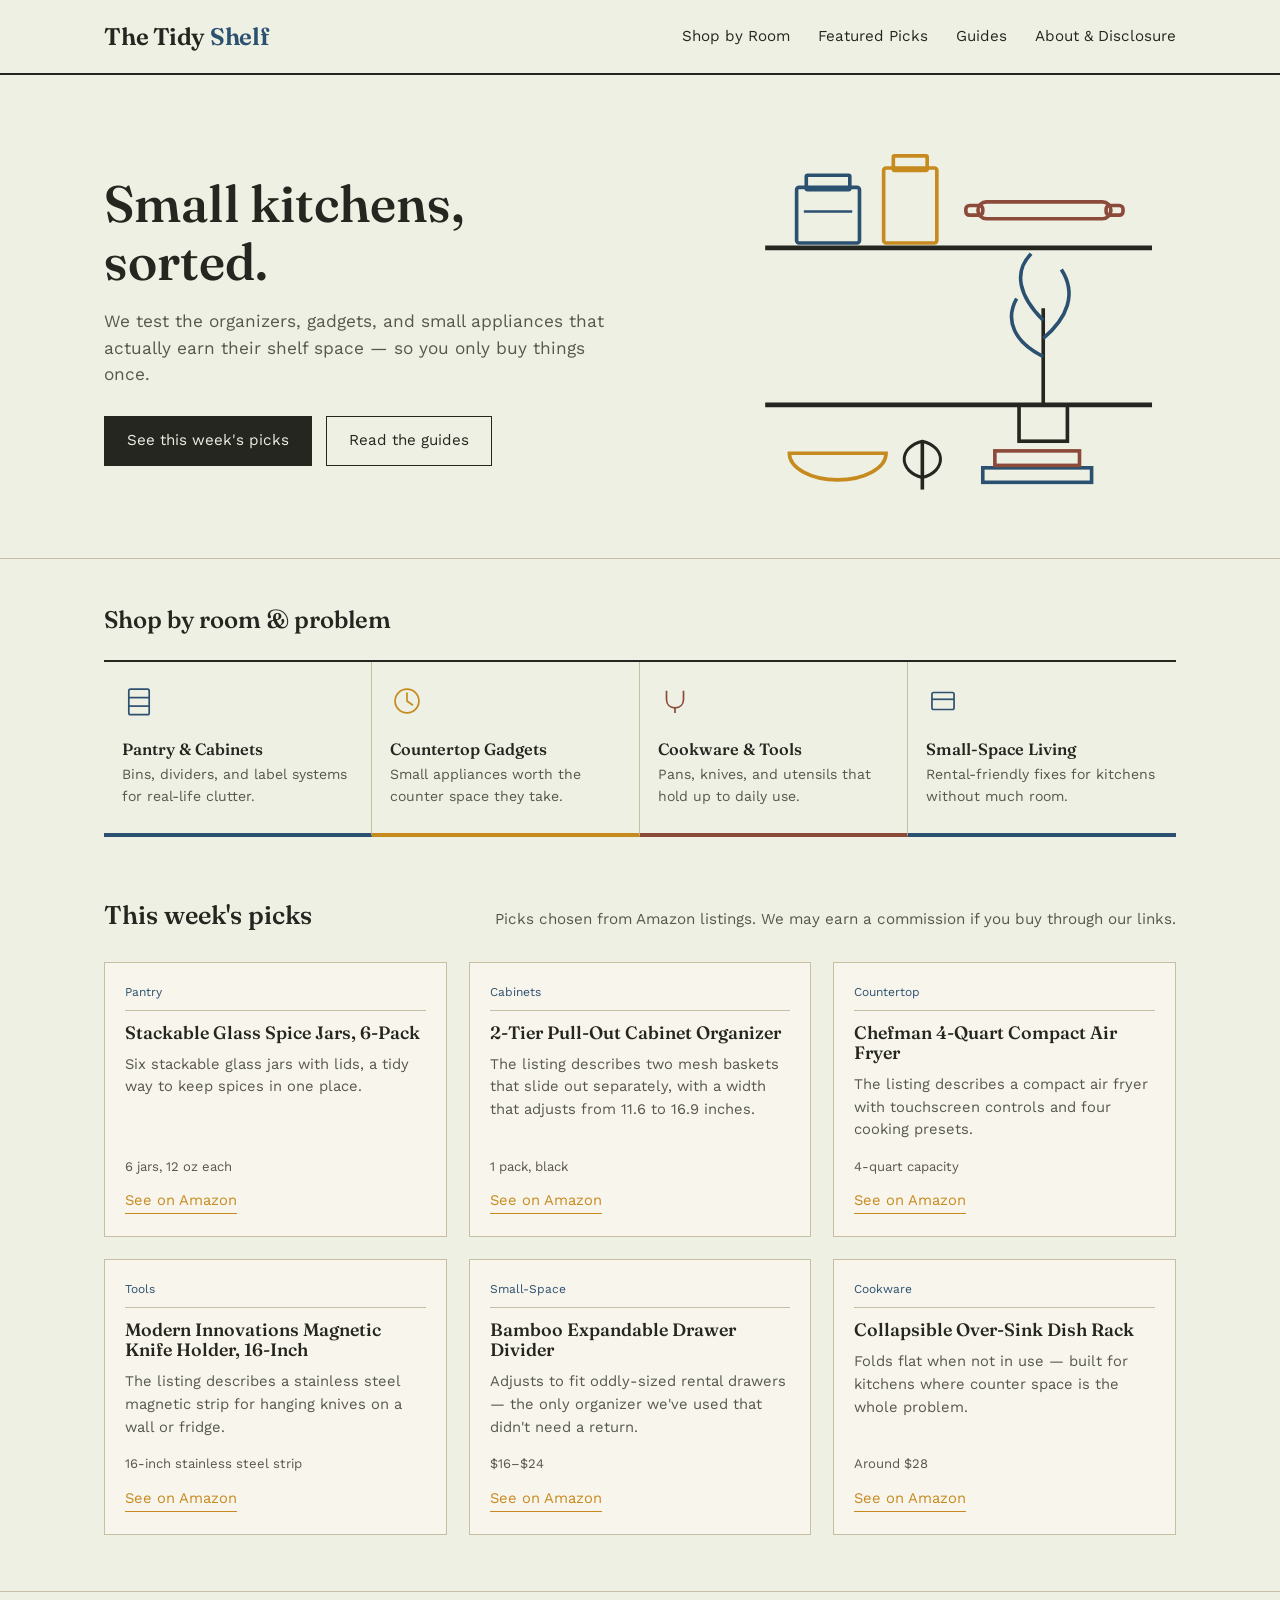
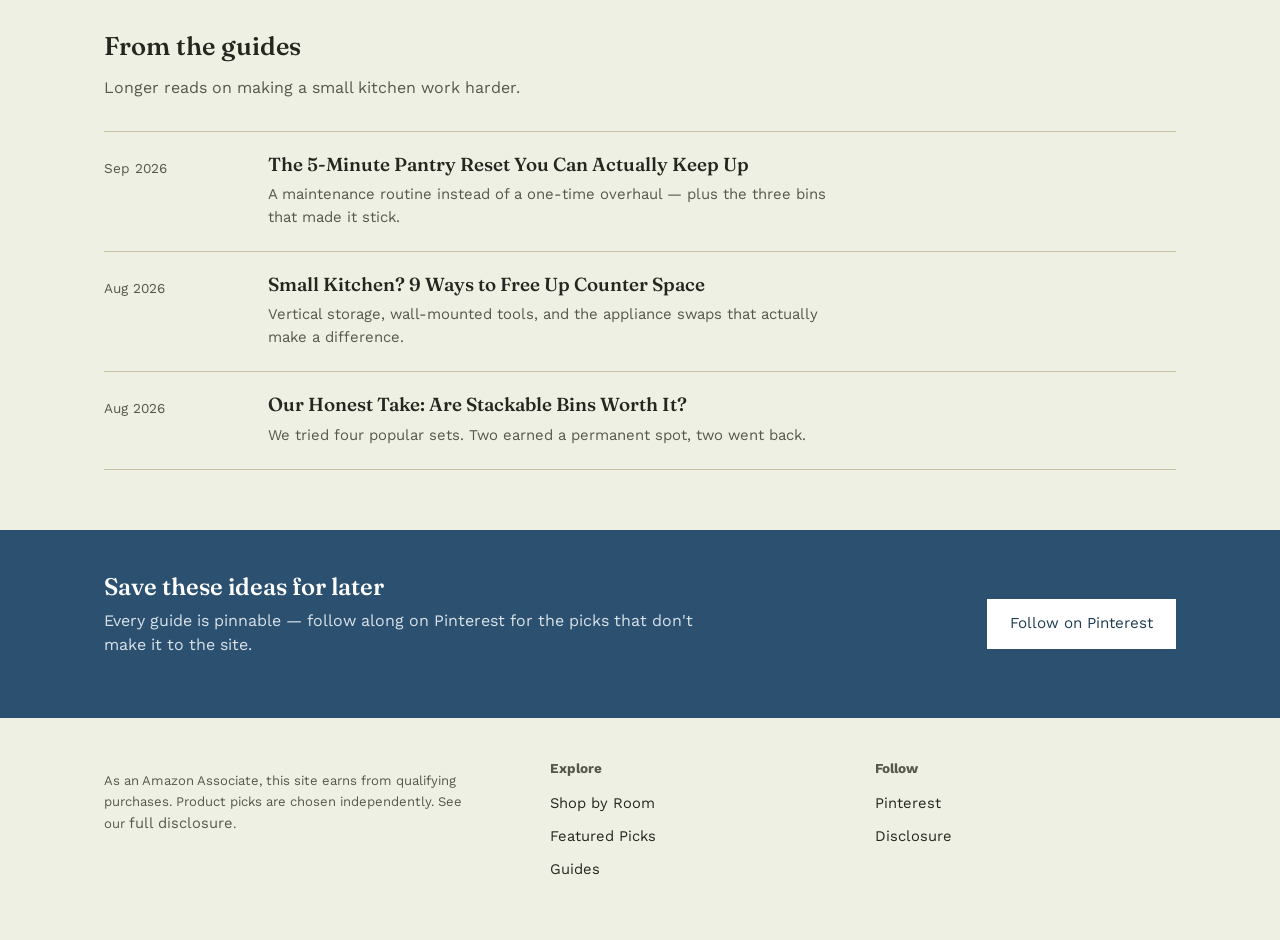
<file: index.html>
<!DOCTYPE html>
<html lang="en">
<head>
<meta charset="UTF-8">
<meta name="viewport" content="width=device-width, initial-scale=1.0">
<title>The Tidy Shelf — Home &amp; Kitchen Finds That Actually Work</title>
<meta name="description" content="Honest, tested picks for small-space kitchens and everyday home organization — plus the Amazon links to get them.">
<!-- Pinterest domain verification: replace with your own meta tag from
     https://www.pinterest.com/business/hub — "Claim your website" -->
<!-- <meta name="p:domain_verify" content="YOUR_VERIFICATION_CODE"> -->
<meta name="p:domain_verify" content="5eb74ecd13019f77fcb6e8f17b9d03e7"/>
<link rel="preconnect" href="https://fonts.googleapis.com">
<link href="https://fonts.googleapis.com/css2?family=Fraunces:wght@400;500;560;620;700&family=Work+Sans:wght@400;500;600&display=swap" rel="stylesheet">
<link rel="stylesheet" href="style.css">
</head>
<body>

<header class="site-header">
  <div class="wrap">
    <a href="index.html" class="wordmark">The Tidy <span>Shelf</span></a>
    <button class="nav-toggle" aria-expanded="false" aria-controls="primary-menu">Menu</button>
    <nav class="primary-nav">
      <ul id="primary-menu">
        <li><a href="#shelf">Shop by Room</a></li>
        <li><a href="#picks">Featured Picks</a></li>
        <li><a href="#blog">Guides</a></li>
        <li><a href="disclosure.html">About &amp; Disclosure</a></li>
      </ul>
    </nav>
  </div>
</header>

<section class="hero">
  <div class="wrap">
    <div>
      <h1>Small kitchens, sorted.</h1>
      <p class="lede">We test the organizers, gadgets, and small appliances that actually earn their shelf space — so you only buy things once.</p>
      <div class="cta-row">
        <a href="#picks" class="btn">See this week's picks</a>
        <a href="#blog" class="btn ghost">Read the guides</a>
      </div>
    </div>
    <svg class="hero-art" viewBox="0 0 360 300" xmlns="http://www.w3.org/2000/svg" role="img" aria-label="Illustration of a kitchen shelf with jars, a plant, and a rolling pin">
      <line x1="20" y1="90" x2="340" y2="90" stroke="#24261F" stroke-width="4"/>
      <line x1="20" y1="220" x2="340" y2="220" stroke="#24261F" stroke-width="4"/>
      <!-- jar -->
      <rect x="46" y="40" width="52" height="46" rx="2" fill="none" stroke="#2C5170" stroke-width="3"/>
      <rect x="54" y="30" width="36" height="12" rx="1" fill="none" stroke="#2C5170" stroke-width="3"/>
      <line x1="52" y1="60" x2="92" y2="60" stroke="#2C5170" stroke-width="2"/>
      <!-- jar 2 -->
      <rect x="118" y="24" width="44" height="62" rx="2" fill="none" stroke="#C68A1F" stroke-width="3"/>
      <rect x="126" y="14" width="28" height="12" rx="1" fill="none" stroke="#C68A1F" stroke-width="3"/>
      <!-- rolling pin -->
      <rect x="196" y="52" width="110" height="14" rx="7" fill="none" stroke="#8C4A3B" stroke-width="3"/>
      <rect x="186" y="55" width="14" height="8" rx="3" fill="none" stroke="#8C4A3B" stroke-width="3"/>
      <rect x="302" y="55" width="14" height="8" rx="3" fill="none" stroke="#8C4A3B" stroke-width="3"/>
      <!-- plant -->
      <path d="M250 220 L250 140" stroke="#24261F" stroke-width="3" fill="none"/>
      <path d="M250 150 C 230 130, 225 110, 240 95" stroke="#2C5170" stroke-width="3" fill="none"/>
      <path d="M250 165 C 270 148, 278 128, 265 108" stroke="#2C5170" stroke-width="3" fill="none"/>
      <path d="M250 180 C 226 168, 218 150, 228 132" stroke="#2C5170" stroke-width="3" fill="none"/>
      <rect x="230" y="220" width="40" height="30" fill="none" stroke="#24261F" stroke-width="3"/>
      <!-- bottom shelf items: mixing bowl -->
      <path d="M40 260 A 40 22 0 0 0 120 260 Z" fill="none" stroke="#C68A1F" stroke-width="3"/>
      <!-- whisk -->
      <line x1="150" y1="250" x2="150" y2="290" stroke="#24261F" stroke-width="3"/>
      <path d="M150 250 C 130 255, 130 275, 150 280 C 170 275, 170 255, 150 250 Z" fill="none" stroke="#24261F" stroke-width="2.5"/>
      <!-- book stack -->
      <rect x="200" y="272" width="90" height="12" fill="none" stroke="#2C5170" stroke-width="3"/>
      <rect x="210" y="258" width="70" height="12" fill="none" stroke="#8C4A3B" stroke-width="3"/>
    </svg>
  </div>
</section>

<section class="shelf" id="shelf">
  <div class="wrap">
    <h2>Shop by room &amp; problem</h2>
    <div class="shelf-row">
      <a href="#picks" class="shelf-item" style="--jar-color:#2C5170">
        <svg viewBox="0 0 40 40" fill="none" stroke="#2C5170" stroke-width="2"><rect x="8" y="6" width="24" height="30" rx="2"/><line x1="8" y1="16" x2="32" y2="16"/><line x1="8" y1="26" x2="32" y2="26"/></svg>
        <h3>Pantry &amp; Cabinets</h3>
        <p>Bins, dividers, and label systems for real-life clutter.</p>
      </a>
      <a href="#picks" class="shelf-item" style="--jar-color:#C68A1F">
        <svg viewBox="0 0 40 40" fill="none" stroke="#C68A1F" stroke-width="2"><circle cx="20" cy="20" r="14"/><path d="M20 10v10l7 5"/></svg>
        <h3>Countertop Gadgets</h3>
        <p>Small appliances worth the counter space they take.</p>
      </a>
      <a href="#picks" class="shelf-item" style="--jar-color:#8C4A3B">
        <svg viewBox="0 0 40 40" fill="none" stroke="#8C4A3B" stroke-width="2"><path d="M10 8v10c0 6 4 10 10 10s10-4 10-10V8"/><line x1="20" y1="28" x2="20" y2="34"/></svg>
        <h3>Cookware &amp; Tools</h3>
        <p>Pans, knives, and utensils that hold up to daily use.</p>
      </a>
      <a href="#picks" class="shelf-item" style="--jar-color:#2C5170">
        <svg viewBox="0 0 40 40" fill="none" stroke="#2C5170" stroke-width="2"><rect x="7" y="10" width="26" height="20" rx="2"/><line x1="7" y1="18" x2="33" y2="18"/></svg>
        <h3>Small-Space Living</h3>
        <p>Rental-friendly fixes for kitchens without much room.</p>
      </a>
    </div>
  </div>
</section>

<section class="picks" id="picks">
  <div class="wrap">
    <div class="picks-head">
      <h2>This week's picks</h2>
      <span class="sub">Picks chosen from Amazon listings. We may earn a commission if you buy through our links.</span>
    </div>
    <div class="picks-grid">

      <div class="pick-card">
        <span class="tag">Pantry</span>
        <h3> Stackable Glass Spice Jars, 6-Pack</h3>
        <p class="why">Six stackable glass jars with lids, a tidy way to keep spices in one place.</p>
        <span class="price-note">6 jars, 12 oz each</span>
        <a href="https://link.amazon/B0bfKi2MJ" class="see-link" target="_blank" rel="noopener sponsored">See on Amazon</a>
      </div>

      <div class="pick-card">
        <span class="tag">Cabinets</span>
        <h3>2-Tier Pull-Out Cabinet Organizer</h3>
        <p class="why"> The listing describes two mesh baskets that slide out separately, with a width that adjusts from 11.6 to 16.9 inches.</p>
        <span class="price-note">1 pack, black</span>
        <a href="https://link.amazon/B00mwHrDO" class="see-link" target="_blank" rel="noopener sponsored">See on Amazon</a>
      </div>

      <div class="pick-card">
        <span class="tag">Countertop</span>
        <h3>Chefman 4-Quart Compact Air Fryer</h3>
        <p class="why">The listing describes a compact air fryer with touchscreen controls and four cooking presets.</p>
        <span class="price-note">4-quart capacity</span>
        <a href="https://link.amazon/B0c1fUGqE" class="see-link" target="_blank" rel="noopener sponsored">See on Amazon</a>
      </div>

      <div class="pick-card">
        <span class="tag">Tools</span>
        <h3>Modern Innovations Magnetic Knife Holder, 16-Inch</h3>
        <p class="why">The listing describes a stainless steel magnetic strip for hanging knives on a wall or fridge.</p>
        <span class="price-note">16-inch stainless steel strip</span>
        <a href="https://link.amazon/B07COFEj9" class="see-link" target="_blank" rel="noopener sponsored">See on Amazon</a>
      </div>

      <div class="pick-card">
        <span class="tag">Small-Space</span>
        <h3>Bamboo Expandable Drawer Divider</h3>
        <p class="why">Adjusts to fit oddly-sized rental drawers — the only organizer we've used that didn't need a return.</p>
        <span class="price-note">$16–$24</span>
        <a href="#" class="see-link">See on Amazon</a>
      </div>

      <div class="pick-card">
        <span class="tag">Cookware</span>
        <h3>Collapsible Over-Sink Dish Rack</h3>
        <p class="why">Folds flat when not in use — built for kitchens where counter space is the whole problem.</p>
        <span class="price-note">Around $28</span>
        <a href="#" class="see-link">See on Amazon</a>
      </div>

    </div>
  </div>
</section>

<section class="blog" id="blog">
  <div class="wrap">
    <h2>From the guides</h2>
    <p class="sub">Longer reads on making a small kitchen work harder.</p>

    <a href="blog-post.html" class="post-row">
      <span class="date">Sep 2026</span>
      <div>
        <h3>The 5-Minute Pantry Reset You Can Actually Keep Up</h3>
        <p>A maintenance routine instead of a one-time overhaul — plus the three bins that made it stick.</p>
      </div>
    </a>
    <a href="#" class="post-row">
      <span class="date">Aug 2026</span>
      <div>
        <h3>Small Kitchen? 9 Ways to Free Up Counter Space</h3>
        <p>Vertical storage, wall-mounted tools, and the appliance swaps that actually make a difference.</p>
      </div>
    </a>
    <a href="#" class="post-row">
      <span class="date">Aug 2026</span>
      <div>
        <h3>Our Honest Take: Are Stackable Bins Worth It?</h3>
        <p>We tried four popular sets. Two earned a permanent spot, two went back.</p>
      </div>
    </a>
  </div>
</section>

<section class="pin-band">
  <div class="wrap">
    <div>
      <h2>Save these ideas for later</h2>
      <p>Every guide is pinnable — follow along on Pinterest for the picks that don't make it to the site.</p>
    </div>
    <a href="https://pinterest.com/" class="btn" target="_blank" rel="noopener">Follow on Pinterest</a>
  </div>
</section>

<footer class="site-footer">
  <div class="wrap">
    <div>
      <p class="disclosure-note">As an Amazon Associate, this site earns from qualifying purchases. Product picks are chosen independently. See our <a href="disclosure.html">full disclosure</a>.</p>
    </div>
    <div>
      <h4>Explore</h4>
      <ul>
        <li><a href="#shelf">Shop by Room</a></li>
        <li><a href="#picks">Featured Picks</a></li>
        <li><a href="#blog">Guides</a></li>
      </ul>
    </div>
    <div>
      <h4>Follow</h4>
      <ul>
        <li><a href="https://pinterest.com/" target="_blank" rel="noopener">Pinterest</a></li>
        <li><a href="disclosure.html">Disclosure</a></li>
      </ul>
    </div>
  </div>
</footer>

<script>
  const toggle = document.querySelector('.nav-toggle');
  const menu = document.getElementById('primary-menu');
  if (toggle) {
    toggle.addEventListener('click', () => {
      const open = menu.classList.toggle('open');
      toggle.setAttribute('aria-expanded', open);
    });
  }
</script>
</body>
</html>
</file>
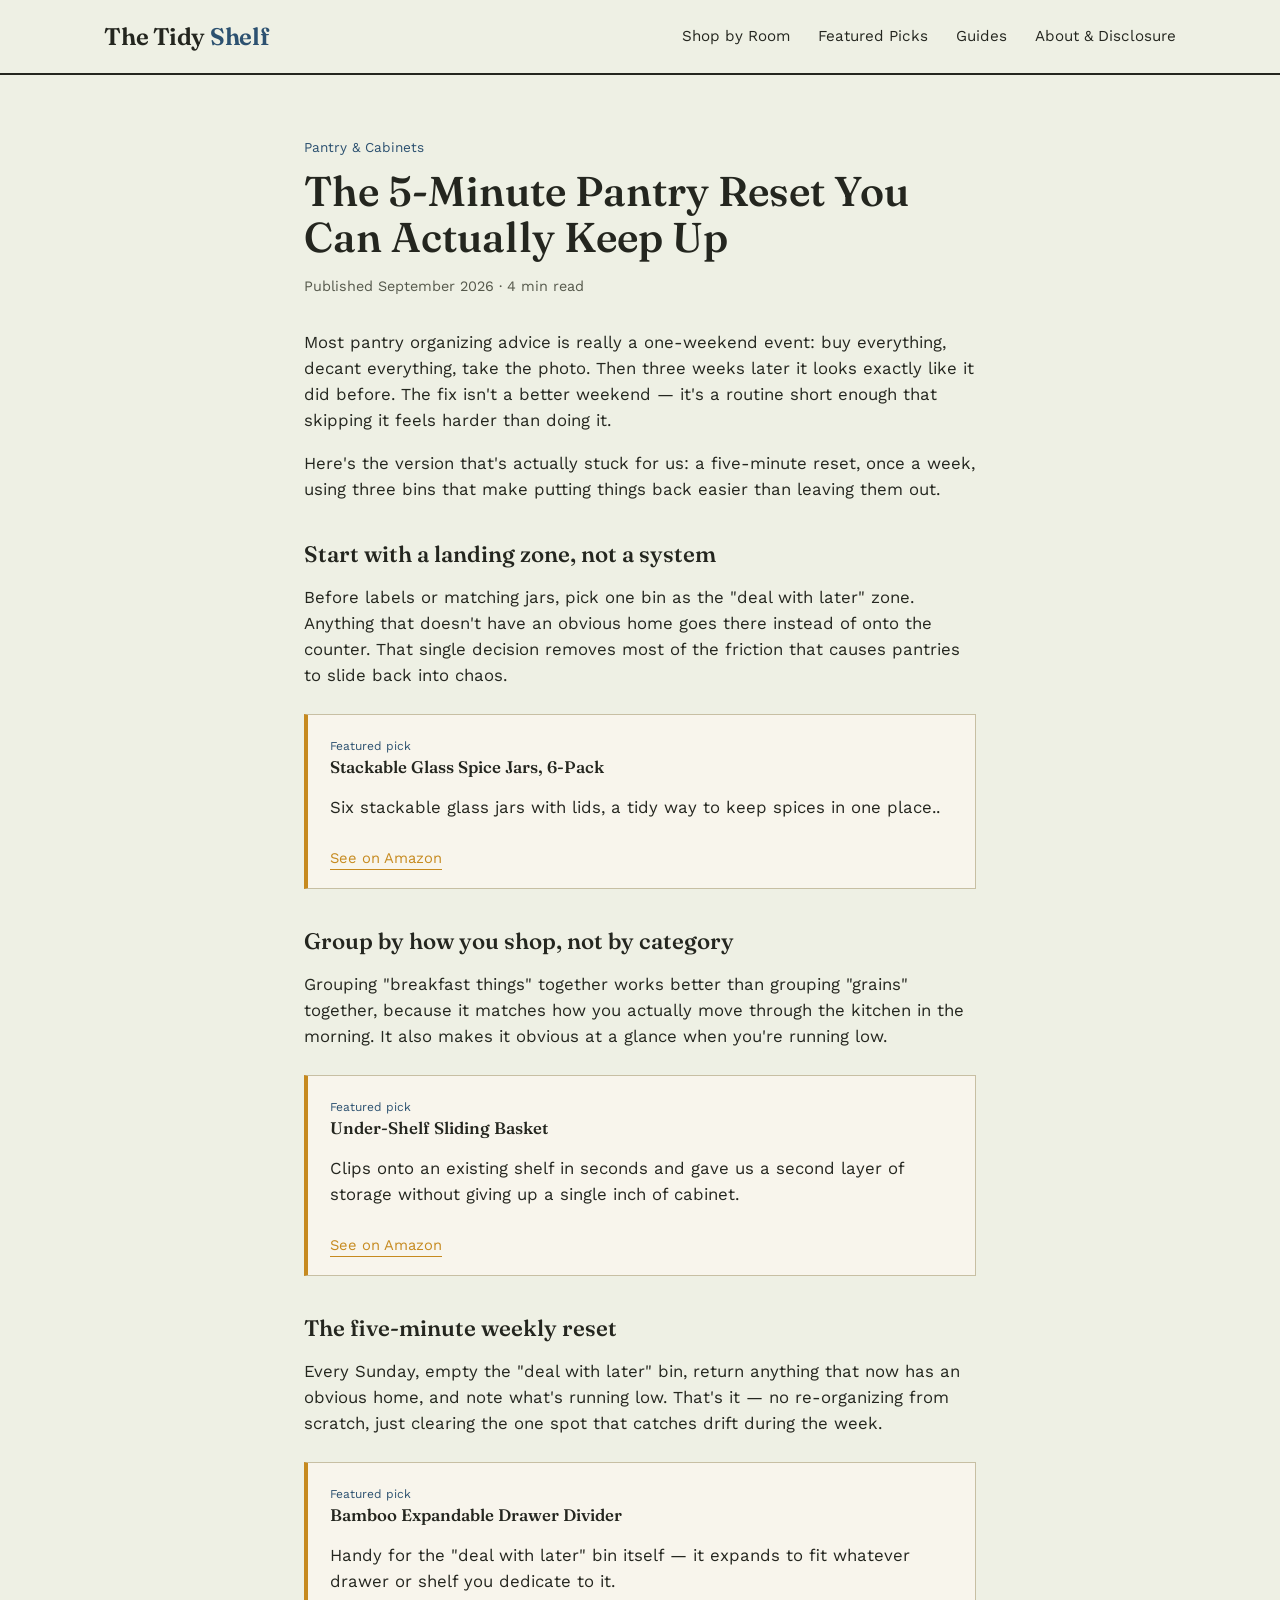
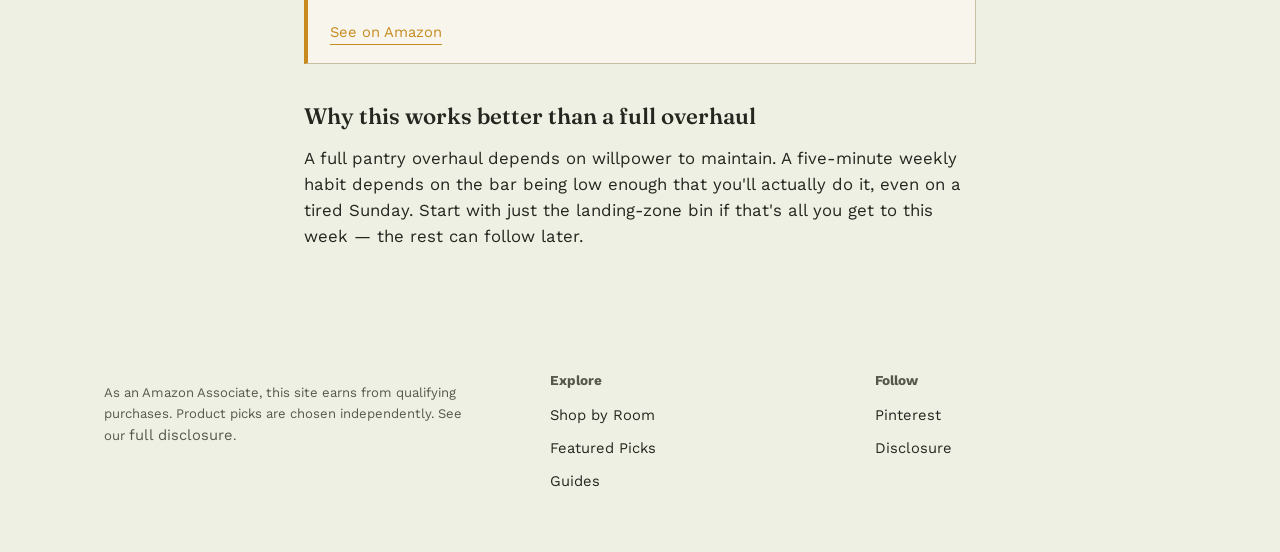
<file: blog-post.html>
<!DOCTYPE html>
<html lang="en">
<head>
<meta charset="UTF-8">
<meta name="viewport" content="width=device-width, initial-scale=1.0">
<title>The 5-Minute Pantry Reset You Can Actually Keep Up — The Tidy Shelf</title>
<meta name="description" content="A maintenance routine instead of a one-time overhaul, plus the three bins that made it stick.">
<link rel="preconnect" href="https://fonts.googleapis.com">
<link href="https://fonts.googleapis.com/css2?family=Fraunces:wght@400;500;560;620;700&family=Work+Sans:wght@400;500;600&display=swap" rel="stylesheet">
<link rel="stylesheet" href="style.css">
</head>
<body>

<header class="site-header">
  <div class="wrap">
    <a href="index.html" class="wordmark">The Tidy <span>Shelf</span></a>
    <button class="nav-toggle" aria-expanded="false" aria-controls="primary-menu">Menu</button>
    <nav class="primary-nav">
      <ul id="primary-menu">
        <li><a href="index.html#shelf">Shop by Room</a></li>
        <li><a href="index.html#picks">Featured Picks</a></li>
        <li><a href="index.html#blog">Guides</a></li>
        <li><a href="disclosure.html">About &amp; Disclosure</a></li>
      </ul>
    </nav>
  </div>
</header>

<article class="article">
  <div class="wrap">
    <p class="kicker">Pantry &amp; Cabinets</p>
    <h1>The 5-Minute Pantry Reset You Can Actually Keep Up</h1>
    <p class="meta">Published September 2026 · 4 min read</p>

    <p>Most pantry organizing advice is really a one-weekend event: buy everything, decant everything, take the photo. Then three weeks later it looks exactly like it did before. The fix isn't a better weekend — it's a routine short enough that skipping it feels harder than doing it.</p>

    <p>Here's the version that's actually stuck for us: a five-minute reset, once a week, using three bins that make putting things back easier than leaving them out.</p>

    <h2>Start with a landing zone, not a system</h2>
    <p>Before labels or matching jars, pick one bin as the "deal with later" zone. Anything that doesn't have an obvious home goes there instead of onto the counter. That single decision removes most of the friction that causes pantries to slide back into chaos.</p>

    <div class="callout">
      <span class="tag">Featured pick</span>
      <h3>Stackable Glass Spice Jars, 6-Pack</h3>
      <p>Six stackable glass jars with lids, a tidy way to keep spices in one place..</p>
      <a href="https://link.amazon/B0bfKi2MJ" class="see-link">See on Amazon</a>
    </div>

    <h2>Group by how you shop, not by category</h2>
    <p>Grouping "breakfast things" together works better than grouping "grains" together, because it matches how you actually move through the kitchen in the morning. It also makes it obvious at a glance when you're running low.</p>

    <div class="callout">
      <span class="tag">Featured pick</span>
      <h3>Under-Shelf Sliding Basket</h3>
      <p>Clips onto an existing shelf in seconds and gave us a second layer of storage without giving up a single inch of cabinet.</p>
      <a href="#" class="see-link">See on Amazon</a>
    </div>

    <h2>The five-minute weekly reset</h2>
    <p>Every Sunday, empty the "deal with later" bin, return anything that now has an obvious home, and note what's running low. That's it — no re-organizing from scratch, just clearing the one spot that catches drift during the week.</p>

    <div class="callout">
      <span class="tag">Featured pick</span>
      <h3>Bamboo Expandable Drawer Divider</h3>
      <p>Handy for the "deal with later" bin itself — it expands to fit whatever drawer or shelf you dedicate to it.</p>
      <a href="#" class="see-link">See on Amazon</a>
    </div>

    <h2>Why this works better than a full overhaul</h2>
    <p>A full pantry overhaul depends on willpower to maintain. A five-minute weekly habit depends on the bar being low enough that you'll actually do it, even on a tired Sunday. Start with just the landing-zone bin if that's all you get to this week — the rest can follow later.</p>
  </div>
</article>

<footer class="site-footer">
  <div class="wrap">
    <div>
      <p class="disclosure-note">As an Amazon Associate, this site earns from qualifying purchases. Product picks are chosen independently. See our <a href="disclosure.html">full disclosure</a>.</p>
    </div>
    <div>
      <h4>Explore</h4>
      <ul>
        <li><a href="index.html#shelf">Shop by Room</a></li>
        <li><a href="index.html#picks">Featured Picks</a></li>
        <li><a href="index.html#blog">Guides</a></li>
      </ul>
    </div>
    <div>
      <h4>Follow</h4>
      <ul>
        <li><a href="https://pinterest.com/" target="_blank" rel="noopener">Pinterest</a></li>
        <li><a href="disclosure.html">Disclosure</a></li>
      </ul>
    </div>
  </div>
</footer>

<script>
  const toggle = document.querySelector('.nav-toggle');
  const menu = document.getElementById('primary-menu');
  if (toggle) {
    toggle.addEventListener('click', () => {
      const open = menu.classList.toggle('open');
      toggle.setAttribute('aria-expanded', open);
    });
  }
</script>
</body>
</html>
</file>
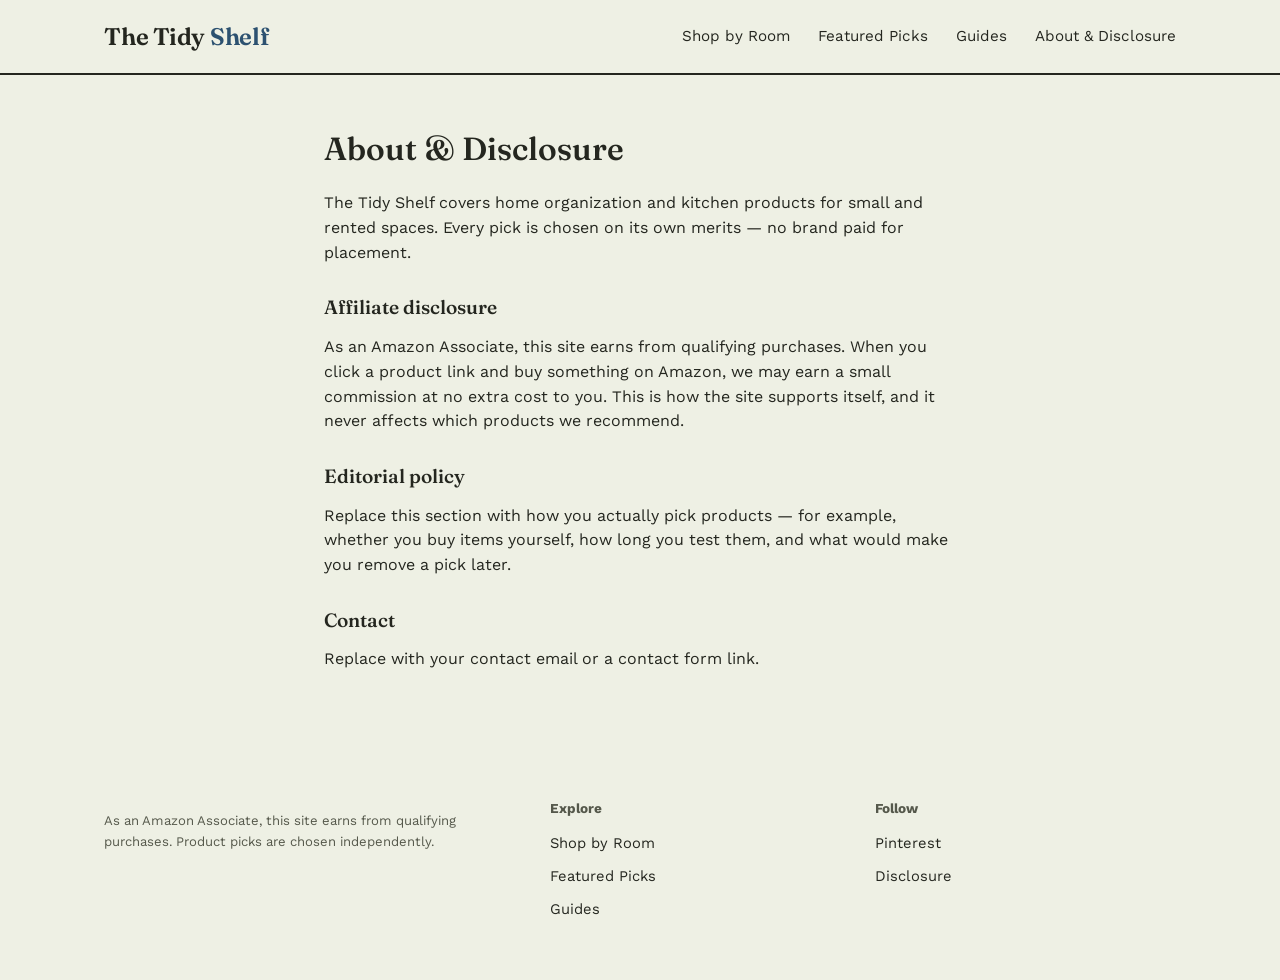
<file: disclosure.html>
<!DOCTYPE html>
<html lang="en">
<head>
<meta charset="UTF-8">
<meta name="viewport" content="width=device-width, initial-scale=1.0">
<title>About &amp; Disclosure — The Tidy Shelf</title>
<link rel="preconnect" href="https://fonts.googleapis.com">
<link href="https://fonts.googleapis.com/css2?family=Fraunces:wght@400;500;560;620;700&family=Work+Sans:wght@400;500;600&display=swap" rel="stylesheet">
<link rel="stylesheet" href="style.css">
</head>
<body>

<header class="site-header">
  <div class="wrap">
    <a href="index.html" class="wordmark">The Tidy <span>Shelf</span></a>
    <button class="nav-toggle" aria-expanded="false" aria-controls="primary-menu">Menu</button>
    <nav class="primary-nav">
      <ul id="primary-menu">
        <li><a href="index.html#shelf">Shop by Room</a></li>
        <li><a href="index.html#picks">Featured Picks</a></li>
        <li><a href="index.html#blog">Guides</a></li>
        <li><a href="disclosure.html">About &amp; Disclosure</a></li>
      </ul>
    </nav>
  </div>
</header>

<section class="simple-page">
  <div class="wrap">
    <h1>About &amp; Disclosure</h1>
    <p>The Tidy Shelf covers home organization and kitchen products for small and rented spaces. Every pick is chosen on its own merits — no brand paid for placement.</p>

    <h2>Affiliate disclosure</h2>
    <p>As an Amazon Associate, this site earns from qualifying purchases. When you click a product link and buy something on Amazon, we may earn a small commission at no extra cost to you. This is how the site supports itself, and it never affects which products we recommend.</p>

    <h2>Editorial policy</h2>
    <p>Replace this section with how you actually pick products — for example, whether you buy items yourself, how long you test them, and what would make you remove a pick later.</p>

    <h2>Contact</h2>
    <p>Replace with your contact email or a contact form link.</p>
  </div>
</section>

<footer class="site-footer">
  <div class="wrap">
    <div>
      <p class="disclosure-note">As an Amazon Associate, this site earns from qualifying purchases. Product picks are chosen independently.</p>
    </div>
    <div>
      <h4>Explore</h4>
      <ul>
        <li><a href="index.html#shelf">Shop by Room</a></li>
        <li><a href="index.html#picks">Featured Picks</a></li>
        <li><a href="index.html#blog">Guides</a></li>
      </ul>
    </div>
    <div>
      <h4>Follow</h4>
      <ul>
        <li><a href="https://pinterest.com/" target="_blank" rel="noopener">Pinterest</a></li>
        <li><a href="disclosure.html">Disclosure</a></li>
      </ul>
    </div>
  </div>
</footer>

<script>
  const toggle = document.querySelector('.nav-toggle');
  const menu = document.getElementById('primary-menu');
  if (toggle) {
    toggle.addEventListener('click', () => {
      const open = menu.classList.toggle('open');
      toggle.setAttribute('aria-expanded', open);
    });
  }
</script>
</body>
</html>
</file>
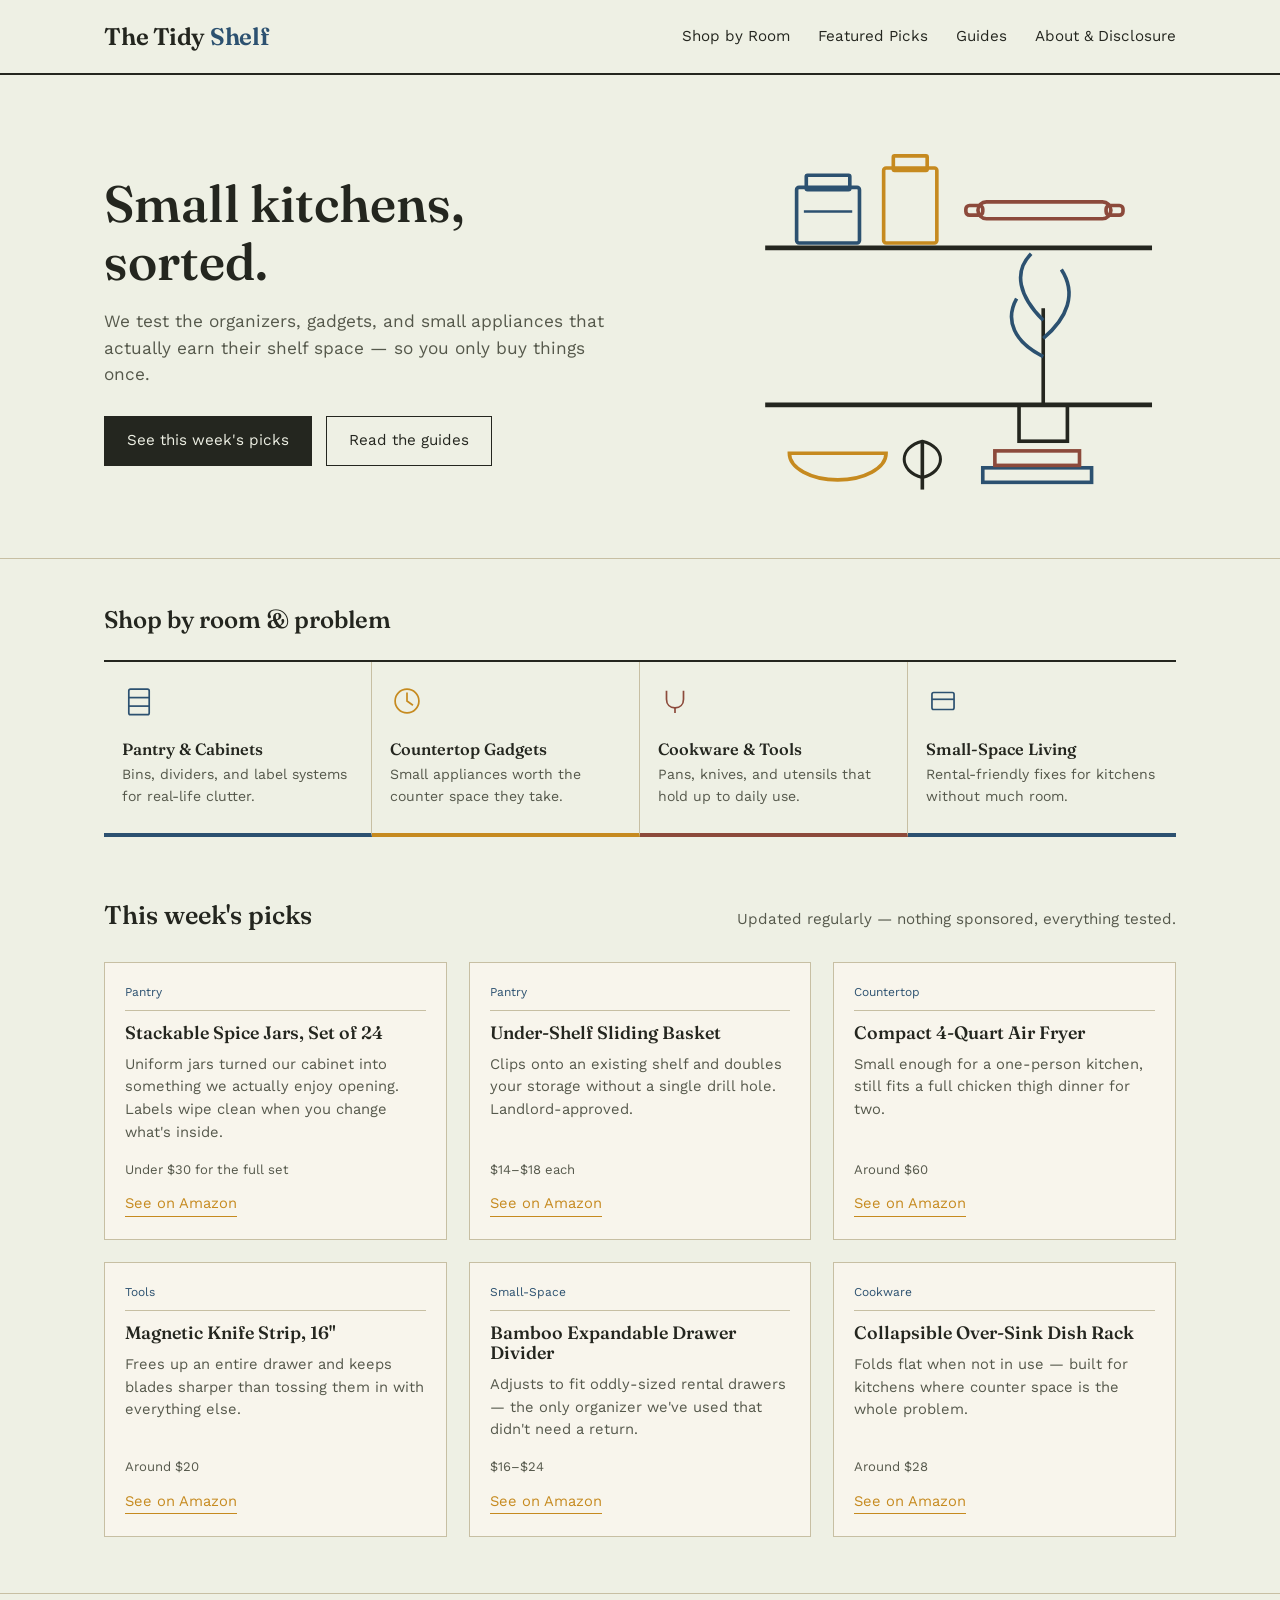
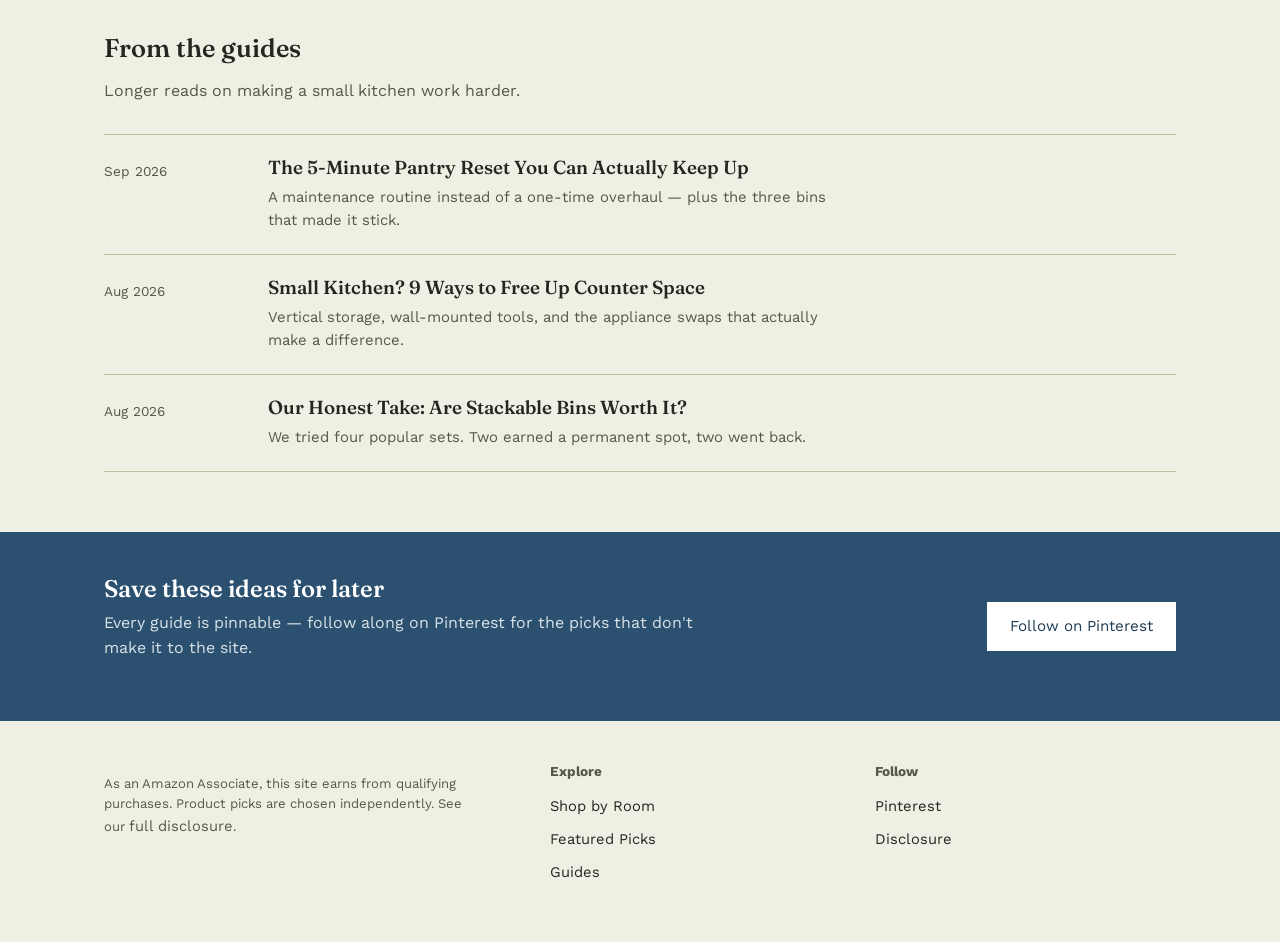
<file: index-1.html>
<!DOCTYPE html>
<html lang="en">
<head>
<meta charset="UTF-8">
<meta name="viewport" content="width=device-width, initial-scale=1.0">
<title>The Tidy Shelf — Home &amp; Kitchen Finds That Actually Work</title>
<meta name="description" content="Honest, tested picks for small-space kitchens and everyday home organization — plus the Amazon links to get them.">
<!-- Pinterest domain verification: replace with your own meta tag from
     https://www.pinterest.com/business/hub — "Claim your website" -->
<!-- <meta name="p:domain_verify" content="YOUR_VERIFICATION_CODE"> -->
<link rel="preconnect" href="https://fonts.googleapis.com">
<link href="https://fonts.googleapis.com/css2?family=Fraunces:wght@400;500;560;620;700&family=Work+Sans:wght@400;500;600&display=swap" rel="stylesheet">
<link rel="stylesheet" href="style.css">
</head>
<body>

<header class="site-header">
  <div class="wrap">
    <a href="index.html" class="wordmark">The Tidy <span>Shelf</span></a>
    <button class="nav-toggle" aria-expanded="false" aria-controls="primary-menu">Menu</button>
    <nav class="primary-nav">
      <ul id="primary-menu">
        <li><a href="#shelf">Shop by Room</a></li>
        <li><a href="#picks">Featured Picks</a></li>
        <li><a href="#blog">Guides</a></li>
        <li><a href="disclosure.html">About &amp; Disclosure</a></li>
      </ul>
    </nav>
  </div>
</header>

<section class="hero">
  <div class="wrap">
    <div>
      <h1>Small kitchens, sorted.</h1>
      <p class="lede">We test the organizers, gadgets, and small appliances that actually earn their shelf space — so you only buy things once.</p>
      <div class="cta-row">
        <a href="#picks" class="btn">See this week's picks</a>
        <a href="#blog" class="btn ghost">Read the guides</a>
      </div>
    </div>
    <svg class="hero-art" viewBox="0 0 360 300" xmlns="http://www.w3.org/2000/svg" role="img" aria-label="Illustration of a kitchen shelf with jars, a plant, and a rolling pin">
      <line x1="20" y1="90" x2="340" y2="90" stroke="#24261F" stroke-width="4"/>
      <line x1="20" y1="220" x2="340" y2="220" stroke="#24261F" stroke-width="4"/>
      <!-- jar -->
      <rect x="46" y="40" width="52" height="46" rx="2" fill="none" stroke="#2C5170" stroke-width="3"/>
      <rect x="54" y="30" width="36" height="12" rx="1" fill="none" stroke="#2C5170" stroke-width="3"/>
      <line x1="52" y1="60" x2="92" y2="60" stroke="#2C5170" stroke-width="2"/>
      <!-- jar 2 -->
      <rect x="118" y="24" width="44" height="62" rx="2" fill="none" stroke="#C68A1F" stroke-width="3"/>
      <rect x="126" y="14" width="28" height="12" rx="1" fill="none" stroke="#C68A1F" stroke-width="3"/>
      <!-- rolling pin -->
      <rect x="196" y="52" width="110" height="14" rx="7" fill="none" stroke="#8C4A3B" stroke-width="3"/>
      <rect x="186" y="55" width="14" height="8" rx="3" fill="none" stroke="#8C4A3B" stroke-width="3"/>
      <rect x="302" y="55" width="14" height="8" rx="3" fill="none" stroke="#8C4A3B" stroke-width="3"/>
      <!-- plant -->
      <path d="M250 220 L250 140" stroke="#24261F" stroke-width="3" fill="none"/>
      <path d="M250 150 C 230 130, 225 110, 240 95" stroke="#2C5170" stroke-width="3" fill="none"/>
      <path d="M250 165 C 270 148, 278 128, 265 108" stroke="#2C5170" stroke-width="3" fill="none"/>
      <path d="M250 180 C 226 168, 218 150, 228 132" stroke="#2C5170" stroke-width="3" fill="none"/>
      <rect x="230" y="220" width="40" height="30" fill="none" stroke="#24261F" stroke-width="3"/>
      <!-- bottom shelf items: mixing bowl -->
      <path d="M40 260 A 40 22 0 0 0 120 260 Z" fill="none" stroke="#C68A1F" stroke-width="3"/>
      <!-- whisk -->
      <line x1="150" y1="250" x2="150" y2="290" stroke="#24261F" stroke-width="3"/>
      <path d="M150 250 C 130 255, 130 275, 150 280 C 170 275, 170 255, 150 250 Z" fill="none" stroke="#24261F" stroke-width="2.5"/>
      <!-- book stack -->
      <rect x="200" y="272" width="90" height="12" fill="none" stroke="#2C5170" stroke-width="3"/>
      <rect x="210" y="258" width="70" height="12" fill="none" stroke="#8C4A3B" stroke-width="3"/>
    </svg>
  </div>
</section>

<section class="shelf" id="shelf">
  <div class="wrap">
    <h2>Shop by room &amp; problem</h2>
    <div class="shelf-row">
      <a href="#picks" class="shelf-item" style="--jar-color:#2C5170">
        <svg viewBox="0 0 40 40" fill="none" stroke="#2C5170" stroke-width="2"><rect x="8" y="6" width="24" height="30" rx="2"/><line x1="8" y1="16" x2="32" y2="16"/><line x1="8" y1="26" x2="32" y2="26"/></svg>
        <h3>Pantry &amp; Cabinets</h3>
        <p>Bins, dividers, and label systems for real-life clutter.</p>
      </a>
      <a href="#picks" class="shelf-item" style="--jar-color:#C68A1F">
        <svg viewBox="0 0 40 40" fill="none" stroke="#C68A1F" stroke-width="2"><circle cx="20" cy="20" r="14"/><path d="M20 10v10l7 5"/></svg>
        <h3>Countertop Gadgets</h3>
        <p>Small appliances worth the counter space they take.</p>
      </a>
      <a href="#picks" class="shelf-item" style="--jar-color:#8C4A3B">
        <svg viewBox="0 0 40 40" fill="none" stroke="#8C4A3B" stroke-width="2"><path d="M10 8v10c0 6 4 10 10 10s10-4 10-10V8"/><line x1="20" y1="28" x2="20" y2="34"/></svg>
        <h3>Cookware &amp; Tools</h3>
        <p>Pans, knives, and utensils that hold up to daily use.</p>
      </a>
      <a href="#picks" class="shelf-item" style="--jar-color:#2C5170">
        <svg viewBox="0 0 40 40" fill="none" stroke="#2C5170" stroke-width="2"><rect x="7" y="10" width="26" height="20" rx="2"/><line x1="7" y1="18" x2="33" y2="18"/></svg>
        <h3>Small-Space Living</h3>
        <p>Rental-friendly fixes for kitchens without much room.</p>
      </a>
    </div>
  </div>
</section>

<section class="picks" id="picks">
  <div class="wrap">
    <div class="picks-head">
      <h2>This week's picks</h2>
      <span class="sub">Updated regularly — nothing sponsored, everything tested.</span>
    </div>
    <div class="picks-grid">

      <div class="pick-card">
        <span class="tag">Pantry</span>
        <h3>Stackable Spice Jars, Set of 24</h3>
        <p class="why">Uniform jars turned our cabinet into something we actually enjoy opening. Labels wipe clean when you change what's inside.</p>
        <span class="price-note">Under $30 for the full set</span>
        <a href="#" class="see-link">See on Amazon</a>
      </div>

      <div class="pick-card">
        <span class="tag">Pantry</span>
        <h3>Under-Shelf Sliding Basket</h3>
        <p class="why">Clips onto an existing shelf and doubles your storage without a single drill hole. Landlord-approved.</p>
        <span class="price-note">$14–$18 each</span>
        <a href="#" class="see-link">See on Amazon</a>
      </div>

      <div class="pick-card">
        <span class="tag">Countertop</span>
        <h3>Compact 4-Quart Air Fryer</h3>
        <p class="why">Small enough for a one-person kitchen, still fits a full chicken thigh dinner for two.</p>
        <span class="price-note">Around $60</span>
        <a href="#" class="see-link">See on Amazon</a>
      </div>

      <div class="pick-card">
        <span class="tag">Tools</span>
        <h3>Magnetic Knife Strip, 16"</h3>
        <p class="why">Frees up an entire drawer and keeps blades sharper than tossing them in with everything else.</p>
        <span class="price-note">Around $20</span>
        <a href="#" class="see-link">See on Amazon</a>
      </div>

      <div class="pick-card">
        <span class="tag">Small-Space</span>
        <h3>Bamboo Expandable Drawer Divider</h3>
        <p class="why">Adjusts to fit oddly-sized rental drawers — the only organizer we've used that didn't need a return.</p>
        <span class="price-note">$16–$24</span>
        <a href="#" class="see-link">See on Amazon</a>
      </div>

      <div class="pick-card">
        <span class="tag">Cookware</span>
        <h3>Collapsible Over-Sink Dish Rack</h3>
        <p class="why">Folds flat when not in use — built for kitchens where counter space is the whole problem.</p>
        <span class="price-note">Around $28</span>
        <a href="#" class="see-link">See on Amazon</a>
      </div>

    </div>
  </div>
</section>

<section class="blog" id="blog">
  <div class="wrap">
    <h2>From the guides</h2>
    <p class="sub">Longer reads on making a small kitchen work harder.</p>

    <a href="blog-post.html" class="post-row">
      <span class="date">Sep 2026</span>
      <div>
        <h3>The 5-Minute Pantry Reset You Can Actually Keep Up</h3>
        <p>A maintenance routine instead of a one-time overhaul — plus the three bins that made it stick.</p>
      </div>
    </a>
    <a href="#" class="post-row">
      <span class="date">Aug 2026</span>
      <div>
        <h3>Small Kitchen? 9 Ways to Free Up Counter Space</h3>
        <p>Vertical storage, wall-mounted tools, and the appliance swaps that actually make a difference.</p>
      </div>
    </a>
    <a href="#" class="post-row">
      <span class="date">Aug 2026</span>
      <div>
        <h3>Our Honest Take: Are Stackable Bins Worth It?</h3>
        <p>We tried four popular sets. Two earned a permanent spot, two went back.</p>
      </div>
    </a>
  </div>
</section>

<section class="pin-band">
  <div class="wrap">
    <div>
      <h2>Save these ideas for later</h2>
      <p>Every guide is pinnable — follow along on Pinterest for the picks that don't make it to the site.</p>
    </div>
    <a href="https://pinterest.com/" class="btn" target="_blank" rel="noopener">Follow on Pinterest</a>
  </div>
</section>

<footer class="site-footer">
  <div class="wrap">
    <div>
      <p class="disclosure-note">As an Amazon Associate, this site earns from qualifying purchases. Product picks are chosen independently. See our <a href="disclosure.html">full disclosure</a>.</p>
    </div>
    <div>
      <h4>Explore</h4>
      <ul>
        <li><a href="#shelf">Shop by Room</a></li>
        <li><a href="#picks">Featured Picks</a></li>
        <li><a href="#blog">Guides</a></li>
      </ul>
    </div>
    <div>
      <h4>Follow</h4>
      <ul>
        <li><a href="https://pinterest.com/" target="_blank" rel="noopener">Pinterest</a></li>
        <li><a href="disclosure.html">Disclosure</a></li>
      </ul>
    </div>
  </div>
</footer>

<script>
  const toggle = document.querySelector('.nav-toggle');
  const menu = document.getElementById('primary-menu');
  if (toggle) {
    toggle.addEventListener('click', () => {
      const open = menu.classList.toggle('open');
      toggle.setAttribute('aria-expanded', open);
    });
  }
</script>
</body>
</html>
</file>
<file: style.css>
/* ============================================
   The Tidy Shelf — design tokens
   Palette: pale sage linen + delft ceramic blue + spice mustard
   ============================================ */
:root {
  --bg: #EEF0E4;
  --card: #F8F5EC;
  --ink: #24261F;
  --ink-soft: #55584B;
  --line: #C7BFA3;
  --blue: #2C5170;
  --blue-deep: #1E3C52;
  --mustard: #C68A1F;
  --brick: #8C4A3B;

  --serif: "Fraunces", Georgia, serif;
  --sans: "Work Sans", -apple-system, BlinkMacSystemFont, sans-serif;

  --max: 1120px;
}

* { box-sizing: border-box; }

@media (prefers-reduced-motion: reduce) {
  * { animation: none !important; transition: none !important; }
}

html { scroll-behavior: smooth; }

body {
  margin: 0;
  background: var(--bg);
  color: var(--ink);
  font-family: var(--sans);
  line-height: 1.55;
  -webkit-font-smoothing: antialiased;
}

a { color: inherit; }
img { max-width: 100%; display: block; }

.wrap {
  max-width: var(--max);
  margin: 0 auto;
  padding: 0 24px;
}

h1, h2, h3 {
  font-family: var(--serif);
  font-weight: 560;
  line-height: 1.12;
  margin: 0;
}

p { max-width: 62ch; }

/* ---------- header ---------- */
.site-header {
  border-bottom: 2px solid var(--ink);
  background: var(--bg);
  position: sticky;
  top: 0;
  z-index: 20;
}
.site-header .wrap {
  display: flex;
  align-items: center;
  justify-content: space-between;
  padding-top: 18px;
  padding-bottom: 18px;
}
.wordmark {
  font-family: var(--serif);
  font-size: 1.5rem;
  font-weight: 620;
  text-decoration: none;
  letter-spacing: -0.01em;
}
.wordmark span { color: var(--blue); }

nav.primary-nav ul {
  display: flex;
  gap: 28px;
  list-style: none;
  margin: 0;
  padding: 0;
}
nav.primary-nav a {
  text-decoration: none;
  font-size: 0.95rem;
  color: var(--ink);
  border-bottom: 2px solid transparent;
  padding-bottom: 2px;
}
nav.primary-nav a:hover { border-color: var(--mustard); }

.nav-toggle { display: none; }

@media (max-width: 720px) {
  nav.primary-nav ul {
    position: fixed;
    inset: 61px 0 auto 0;
    flex-direction: column;
    background: var(--bg);
    border-bottom: 2px solid var(--ink);
    padding: 8px 24px 20px;
    gap: 14px;
    display: none;
  }
  nav.primary-nav ul.open { display: flex; }
  .nav-toggle {
    display: inline-flex;
    background: none;
    border: 1px solid var(--ink);
    font-family: var(--sans);
    font-size: 0.9rem;
    padding: 6px 12px;
    cursor: pointer;
  }
}

/* ---------- hero ---------- */
.hero {
  padding: 64px 0 56px;
  border-bottom: 1px solid var(--line);
}
.hero .wrap {
  display: grid;
  grid-template-columns: 1.15fr 0.85fr;
  gap: 48px;
  align-items: center;
}
.hero h1 {
  font-size: clamp(2.2rem, 4vw, 3.4rem);
  max-width: 14ch;
}
.hero .lede {
  margin-top: 18px;
  font-size: 1.08rem;
  color: var(--ink-soft);
  max-width: 46ch;
}
.hero .cta-row {
  margin-top: 28px;
  display: flex;
  gap: 14px;
  flex-wrap: wrap;
}
.btn {
  display: inline-block;
  font-family: var(--sans);
  font-size: 0.95rem;
  text-decoration: none;
  padding: 12px 22px;
  border: 1.5px solid var(--ink);
  background: var(--ink);
  color: var(--bg);
}
.btn:hover { background: var(--blue-deep); border-color: var(--blue-deep); }
.btn.ghost {
  background: transparent;
  color: var(--ink);
}
.btn.ghost:hover { border-color: var(--mustard); color: var(--mustard); }

.hero-art { width: 100%; height: auto; }

@media (max-width: 800px) {
  .hero .wrap { grid-template-columns: 1fr; }
  .hero-art { max-width: 320px; margin: 0 auto; }
}

/* ---------- shelf / category strip ---------- */
.shelf {
  padding: 48px 0 8px;
}
.shelf h2 {
  font-size: 1.5rem;
  margin-bottom: 26px;
}
.shelf-row {
  display: grid;
  grid-template-columns: repeat(4, 1fr);
  gap: 0;
  border-top: 2px solid var(--ink);
}
.shelf-item {
  padding: 22px 18px 26px;
  border-right: 1px solid var(--line);
  border-bottom: 4px solid var(--jar-color, var(--mustard));
  text-decoration: none;
  color: var(--ink);
}
.shelf-item:last-child { border-right: none; }
.shelf-item svg { width: 34px; height: 34px; margin-bottom: 14px; }
.shelf-item h3 { font-size: 1.02rem; font-weight: 560; }
.shelf-item p { font-size: 0.88rem; color: var(--ink-soft); margin: 6px 0 0; }

@media (max-width: 720px) {
  .shelf-row { grid-template-columns: repeat(2, 1fr); }
  .shelf-item:nth-child(2) { border-right: none; }
}

/* ---------- picks grid ---------- */
.picks {
  padding: 56px 0;
}
.picks-head {
  display: flex;
  align-items: baseline;
  justify-content: space-between;
  margin-bottom: 30px;
  gap: 16px;
  flex-wrap: wrap;
}
.picks-head h2 { font-size: 1.6rem; }
.picks-head .sub { color: var(--ink-soft); font-size: 0.95rem; }

.picks-grid {
  display: grid;
  grid-template-columns: repeat(3, 1fr);
  gap: 22px;
}
.pick-card {
  background: var(--card);
  border: 1px solid var(--line);
  padding: 20px 20px 22px;
  display: flex;
  flex-direction: column;
}
.pick-card .tag {
  font-size: 0.75rem;
  color: var(--blue);
  border-bottom: 1px solid var(--line);
  padding-bottom: 8px;
  margin-bottom: 12px;
}
.pick-card h3 {
  font-size: 1.12rem;
  font-weight: 560;
}
.pick-card p.why {
  font-size: 0.92rem;
  color: var(--ink-soft);
  margin: 10px 0 16px;
  flex-grow: 1;
}
.pick-card .price-note {
  font-size: 0.82rem;
  color: var(--ink-soft);
  margin-bottom: 12px;
}
.pick-card .see-link {
  font-size: 0.92rem;
  color: var(--mustard);
  text-decoration: none;
  border-bottom: 1.5px solid var(--mustard);
  align-self: flex-start;
  padding-bottom: 1px;
}
.pick-card .see-link:hover { color: var(--brick); border-color: var(--brick); }

@media (max-width: 900px) {
  .picks-grid { grid-template-columns: repeat(2, 1fr); }
}
@media (max-width: 620px) {
  .picks-grid { grid-template-columns: 1fr; }
}

/* ---------- blog list ---------- */
.blog {
  padding: 40px 0 60px;
  border-top: 1px solid var(--line);
}
.blog h2 { font-size: 1.6rem; margin-bottom: 8px; }
.blog .sub { color: var(--ink-soft); margin-bottom: 30px; }

.post-row {
  display: grid;
  grid-template-columns: 140px 1fr;
  gap: 24px;
  padding: 22px 0;
  border-top: 1px solid var(--line);
  text-decoration: none;
  color: var(--ink);
}
.post-row:last-child { border-bottom: 1px solid var(--line); }
.post-row .date {
  font-size: 0.85rem;
  color: var(--ink-soft);
  padding-top: 4px;
}
.post-row h3 { font-size: 1.18rem; margin-bottom: 8px; }
.post-row p { font-size: 0.93rem; color: var(--ink-soft); margin: 0; }

@media (max-width: 600px) {
  .post-row { grid-template-columns: 1fr; gap: 6px; }
}

/* ---------- pinterest band ---------- */
.pin-band {
  background: var(--blue);
  color: #fff;
}
.pin-band .wrap {
  padding: 44px 24px;
  display: flex;
  align-items: center;
  justify-content: space-between;
  gap: 24px;
  flex-wrap: wrap;
}
.pin-band h2 {
  color: #fff;
  font-size: 1.5rem;
  max-width: 24ch;
}
.pin-band p { color: #D9E2E8; margin-top: 8px; }
.pin-band .btn {
  background: #fff;
  border-color: #fff;
  color: var(--blue-deep);
}
.pin-band .btn:hover { background: var(--mustard); border-color: var(--mustard); color: #fff; }

/* ---------- footer ---------- */
footer.site-footer {
  padding: 40px 0 50px;
}
footer.site-footer .wrap {
  display: grid;
  grid-template-columns: 1.4fr 1fr 1fr;
  gap: 24px;
}
footer.site-footer h4 {
  font-family: var(--sans);
  font-size: 0.85rem;
  margin: 0 0 12px;
  color: var(--ink-soft);
}
footer.site-footer ul {
  list-style: none;
  margin: 0;
  padding: 0;
}
footer.site-footer li { margin-bottom: 8px; }
footer.site-footer a {
  text-decoration: none;
  font-size: 0.92rem;
}
footer.site-footer a:hover { color: var(--blue); }
.disclosure-note {
  font-size: 0.82rem;
  color: var(--ink-soft);
  max-width: 46ch;
}
@media (max-width: 700px) {
  footer.site-footer .wrap { grid-template-columns: 1fr; }
}

/* ---------- article page ---------- */
.article {
  padding: 48px 0 64px;
}
.article .wrap { max-width: 720px; }
.article .kicker {
  font-size: 0.85rem;
  color: var(--blue);
  margin-bottom: 10px;
}
.article h1 { font-size: clamp(1.9rem, 4vw, 2.6rem); max-width: none; }
.article .meta {
  color: var(--ink-soft);
  font-size: 0.9rem;
  margin: 14px 0 32px;
}
.article p { max-width: none; font-size: 1.05rem; }
.article h2 {
  font-size: 1.4rem;
  margin-top: 40px;
  margin-bottom: 14px;
}
.callout {
  background: var(--card);
  border: 1px solid var(--line);
  border-left: 4px solid var(--mustard);
  padding: 18px 22px;
  margin: 26px 0;
}
.callout .tag {
  font-size: 0.75rem;
  color: var(--blue);
  margin-bottom: 6px;
}
.callout h3 { font-size: 1.05rem; margin-bottom: 8px; }
.callout .see-link {
  display: inline-block;
  margin-top: 10px;
  font-size: 0.92rem;
  color: var(--mustard);
  text-decoration: none;
  border-bottom: 1.5px solid var(--mustard);
}

/* ---------- simple page (disclosure) ---------- */
.simple-page { padding: 56px 0 70px; }
.simple-page .wrap { max-width: 680px; }
.simple-page h1 { font-size: 2rem; margin-bottom: 24px; }
.simple-page h2 { font-size: 1.2rem; margin-top: 32px; margin-bottom: 10px; }
.simple-page p { max-width: none; }
</file>
